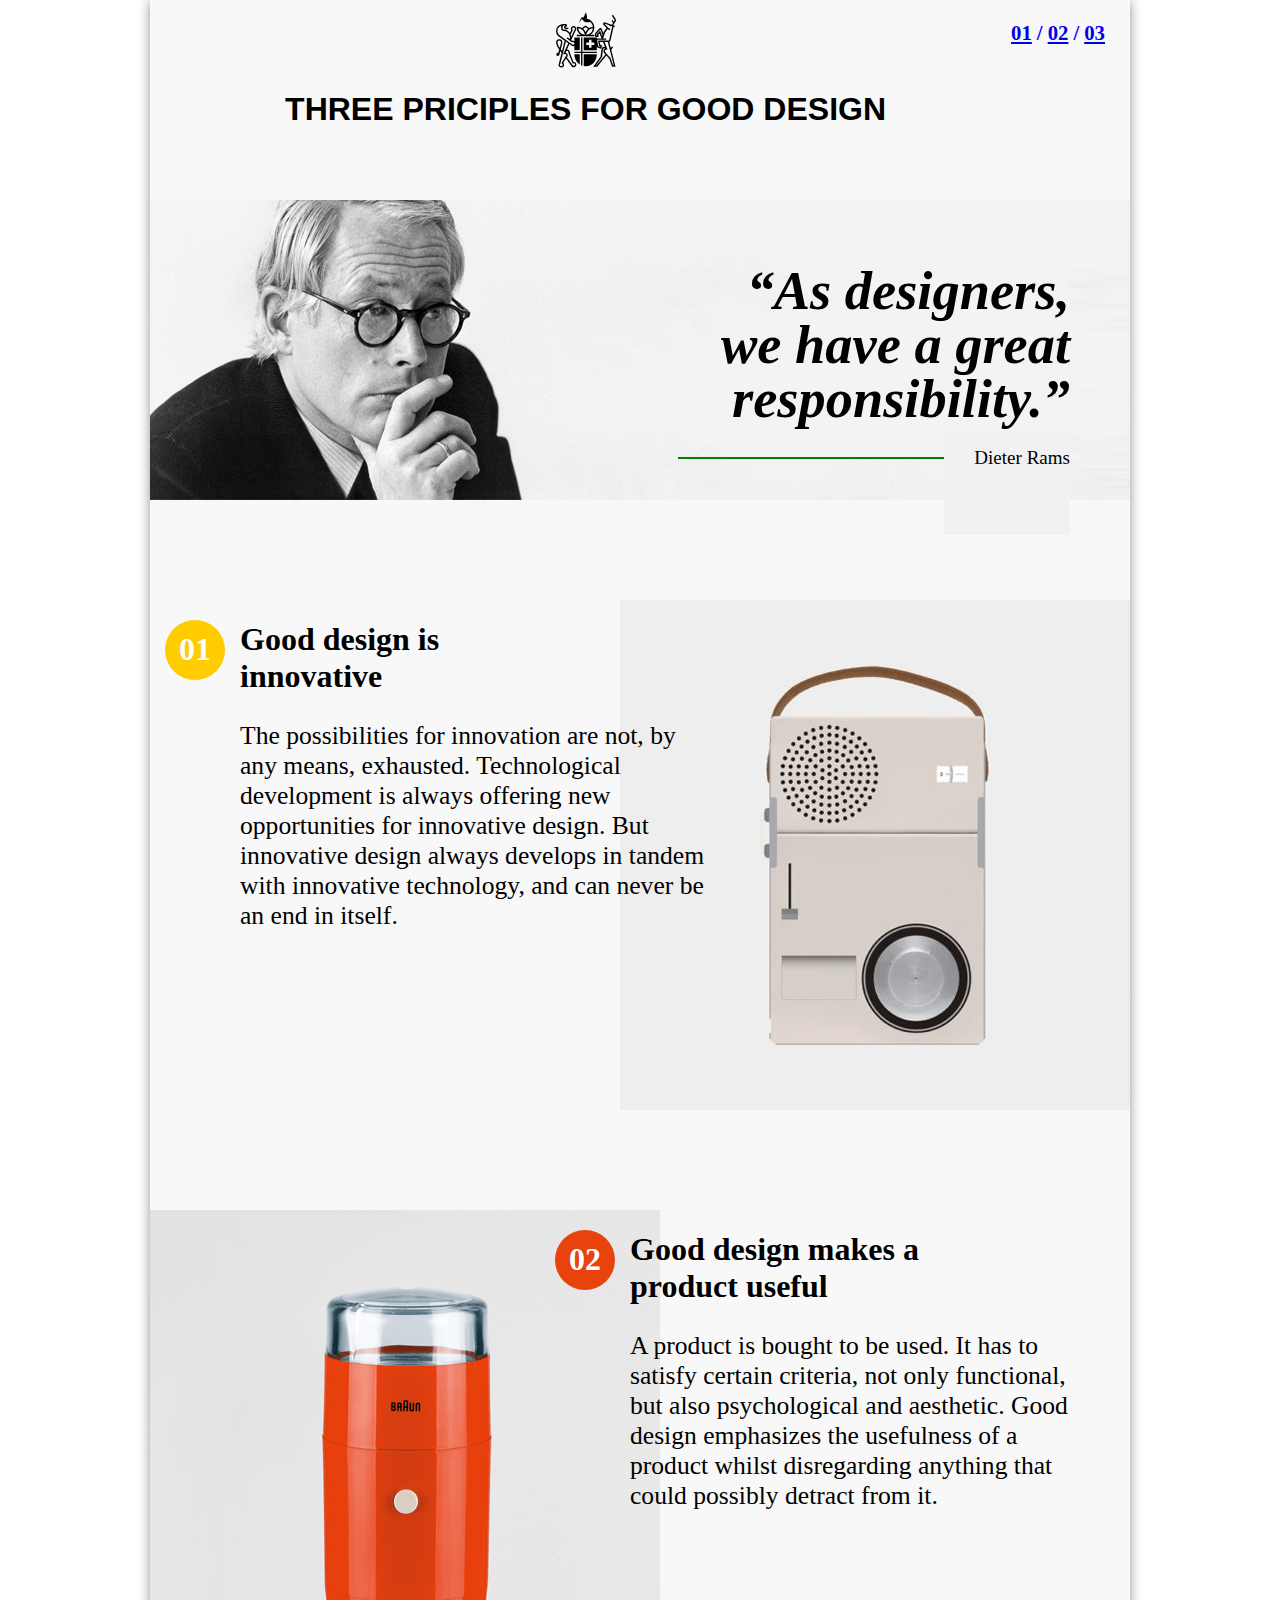
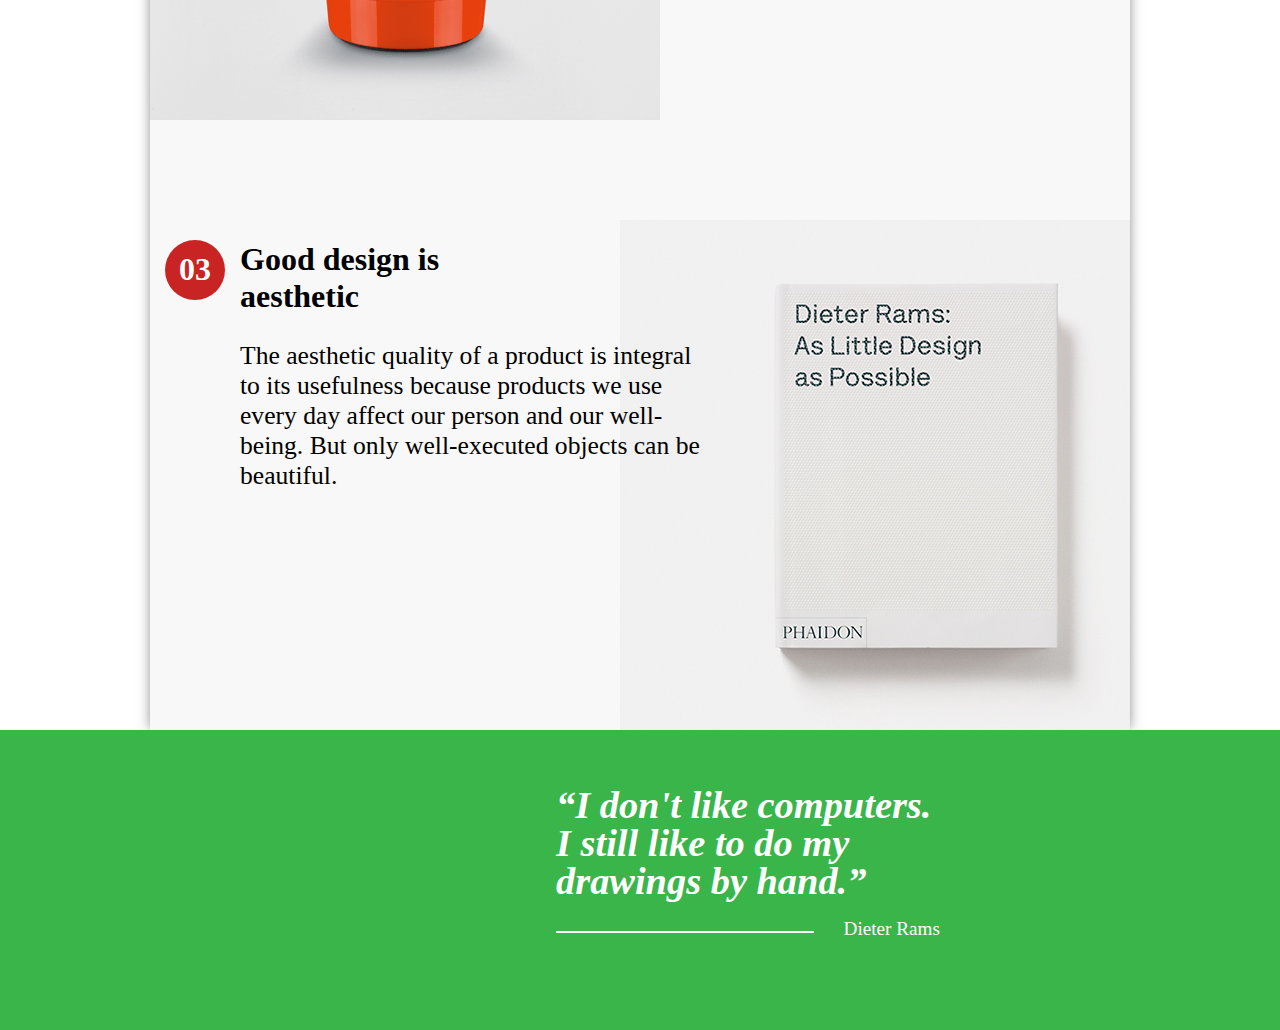
<file: index.html>
<!DOCTYPE html>
<html lang="en">
<head>
  <meta charset="UTF-8">
  <meta name="viewport" content="width=device-width, initial-scale=1.0">
  <title>Franziska_layout</title>
  <link rel="stylesheet" href="style.css">
</head>
<body>
  <div class="container-home">
    <header class="header-home">
      <section class="logo-logotype">
        <img src="logo-fe-02.svg" class="logo-home" alt="logo" width="60" height="60">
        <h1 class="logotype">Three priciples for good design</h1>
      </section>
      <nav class="nav-home">
        <p><a href="#01" class="nav-item nav-item-1">01</a>/</p>
        <p><a href="#02" class="nav-item nav-item-2">02</a>/</p>
        <p><a href="#03" class="nav-item nav-item-3">03</a></p>
      </nav>
  </header>
  <main>
  
    <article class="rams">
      <blockquote class="rams-quote">
        <h1 class="rams-text">“As designers, we have a great responsibility.”</h1>
        <p class="rams-author">Dieter Rams</p>
      </blockquote>
      <img class="rams-img" src="dieter-rams.png" alt="Dieter Rams">
    </article>
  
    <article class="radio">
      <div class="radio-circle">
        <h1 id="01">01</h1>
      </div>
      <section class="radio-text">
        <h1 class="radio-h1">Good design is innovative</h1>
        <p class="radio-description">The possibilities for innovation are not, by any means, exhausted. Technological development is always offering new opportunities for innovative design. But innovative design always develops in tandem with innovative technology, and can never be an end in itself.</p>
      </section>
        <img class="radio-img" src="product-01.png" alt="radio">
    </article>
  
    <article class="cup">
      <img class="cup-img" src="product-02.png" alt="cup">
      <div class="cup-text-container">
        <div class="cup-circle">
          <h1 id="02">02</h1>
        </div>
        <section class="cup-text">
          <h1 class="cup-h1">Good design makes a product useful</h1>
          <p class="cup-description">A product is bought to be used. It has to satisfy certain criteria, not only functional, but also psychological and aesthetic. Good design emphasizes the usefulness of a product whilst disregarding anything that could possibly detract from it.</p>
        </section>
      </div>
    </article>

    <article class="book">
      <div class="book-circle">
        <h1 id="03">03</h1>
      </div>
      <section class="book-text">
        <h1 class="book-h1">Good design is aesthetic</h1>
        <p class="book-description">The aesthetic quality of a product is integral to its usefulness because products we use every day affect our person and our well-being. But only well-executed objects can be beautiful.</p>
      </section>
        <img class="book-img" src="product-03.png" alt="book">
    </article>
  
  </main>
  </div>
  <footer>
    <blockquote class="rams-quote-footer">
      <h1 class="rams-text-footer">“I don't like computers. I still like to do my drawings by hand.”</h1>
      <p class="rams-author-footer">Dieter Rams</p>
    </blockquote>
  </footer>
</body>
</html>
</file>
<file: style.css>
* {
  box-sizing: border-box;
}

body {
  margin:0;
  font-family: 'Times New Roman', Times, serif;
}

.container-home {
  background-color: #f8f8f8;
  width: 980px;
  height: 100%;
  margin: 0 auto auto auto;
  box-shadow: 0px 0px 12px -1px rgba(0,0,0,0.5);
}

.header {
  display: flex;
  flex-wrap: wrap;
  justify-content: center;
  align-self: center;
}

.header-home {
  display: flex;
  flex-direction: row;
  flex-wrap: wrap;
  justify-content: center;
  align-self: center;
}

.logo-home {
  display: flex;
    justify-content: center;
    margin-top: 10px;
    margin-right: auto;
    margin-left: auto;
}

.logo-header {
  display: flex;
  flex-direction: column;
}

.logo-logotype {
  display: flex;
  flex-direction: column;
  margin: 0 120px auto auto;
  font-family: Arial, Helvetica, sans-serif;
  font-weight: bold;
  text-transform: uppercase;
 }

.nav-home {
  display: contents;
  width: 50px;
  margin-top: 30px;
  margin-right: 10px;
  font-size: 1.3em;
  font-weight: bolder;
  color: blue;
}

.nav-item {
  padding-right: 5px;
  padding-left: 5px;
}
.nav-item-3 {
  margin-right: 20px;
}

.rams {
  margin: 50px auto 0 0;
  position: relative;
  margin-bottom: 100px;
}

.rams-quote {
  position: absolute;
  right: 20px;
  width: 40%;
  line-height: 2em;
  text-align: right;
  font-size: 1.7em;
  font-style: italic;
}

.rams-img {
  margin-right: 0;
  margin-left: 0;
  height: auto;
  flex-direction: row;
  justify-content: flex-start;
  display: block;
}

.rams-text {
  padding-bottom: 30px;
  border-top: 0;
  border-right: 0;
  border-bottom: 2px;
  border-left: 0;
  border-style: solid;
  border-color: green;
}

.rams-author {
  box-sizing: content-box;
  font-style: normal;
  font-size: 0.7em;
  position: absolute;
  bottom: -40px;
  right: 0;
  text-align: right;
  margin: 10px 0 0 60%;
  padding-bottom: 50px;
  padding-left: 30px;
  background-color: #f1f1f1;
}

.radio {
  display: flex;
  flex-direction: row;
  align-self: center;
  position: relative;
  margin-bottom: 100px;
}

.radio-circle {
  display: flex;
  align-items: center;
  justify-content: center;
  background-color:#ffcc00;
  color: white;
  min-width: 60px;
  height: 60px;
  border-radius: 50px;
  margin-left: 15px;
  margin-top: 20px;
}

.radio-text h1 {
  font-size: 2em;
  width: 200px;
  margin-bottom: 0;
}

.radio-text {
  flex-direction: column;
  width: 40%;
  margin-left: 15px;
  padding-left: inherit;
}

.radio-description {
  z-index: 2;
  position: absolute;
  font-size: 1.6em;
  margin-right: -30px;
  width: 470px;
}

.cup {
  display: flex;
  flex-direction: row;
  align-self: center;
  position: relative;
  margin-bottom: 100px;
}

.cup-text-container {
  display: flex;
  flex-direction: row;

}
.cup-circle {
  display: flex;
  align-items: center;
  justify-content: center;
  background-color: #e8420d;
  color: white;
  width: 60px;
  height: 60px;
  border-radius: 50px;
  margin-left: -105px;
  margin-top: 20px;
}

.cup-text h1 {
  font-size: 2em;
  width: 300px;
  margin-bottom: 0;
}


.cup-text {
  flex-direction: column;
  width: 40%;
  margin-left: -30px;
  padding-left: inherit;
  position: absolute;
}

.cup-description {
  position: absolute;
  font-size: 1.6em;
  margin-right: -30px;
  width: 470px;
  
}



.book {
  display: flex;
  flex-direction: row;
  align-self: center;
  position: relative;
  margin-bottom: 100px;
}

.book-circle {
  display: flex;
  align-items: center;
  justify-content: center;
  background-color: #c92424;
  color: white;
  min-width: 60px;
  height: 60px;
  border-radius: 50px;
  margin-left: 15px;
  margin-top: 20px;
}

.book-text h1 {
  font-size: 2em;
  width: 200px;
}

.book-text {
  flex-direction: column;
  width: 40%;
  margin-left: 15px;
  padding-left: inherit;
}

.book-description {
  z-index: 2;
  position: absolute;
  font-size: 1.6em;
  margin-right: -30px;
  width: 470px;
}

.book-text h1 {
  font-size: 2em;
  width: 200px;
  margin-bottom: 0;
}



footer {
  background-color: #39b54a;
  margin: -100px 0 0 0;
  height: 300px;
}



.rams-quote-footer {
  position: absolute;
  right: 20px;
  max-width: 30%;
  margin: 30px 25% 30px auto;
  line-height: 2em;
  text-align: left;
  font-size: 1.2em;
  font-style: italic;
  color: white;
}

.rams-text-footer {
  padding-bottom: 30px;
  border-top: 0;
  border-right: 0;
  border-bottom: 2px;
  border-left: 0;
  border-style: solid;;
}

.rams-author-footer {
  box-sizing: content-box;
  font-style: normal;
  font-size: 1em;
  position: absolute;
  bottom: -40px;
  right: 0;
  text-align: right;
  margin: 10px 0 0 60%;
  padding-bottom: 50px;
  padding-left: 30px;
  background-color: #39b54a;
}
</file>
